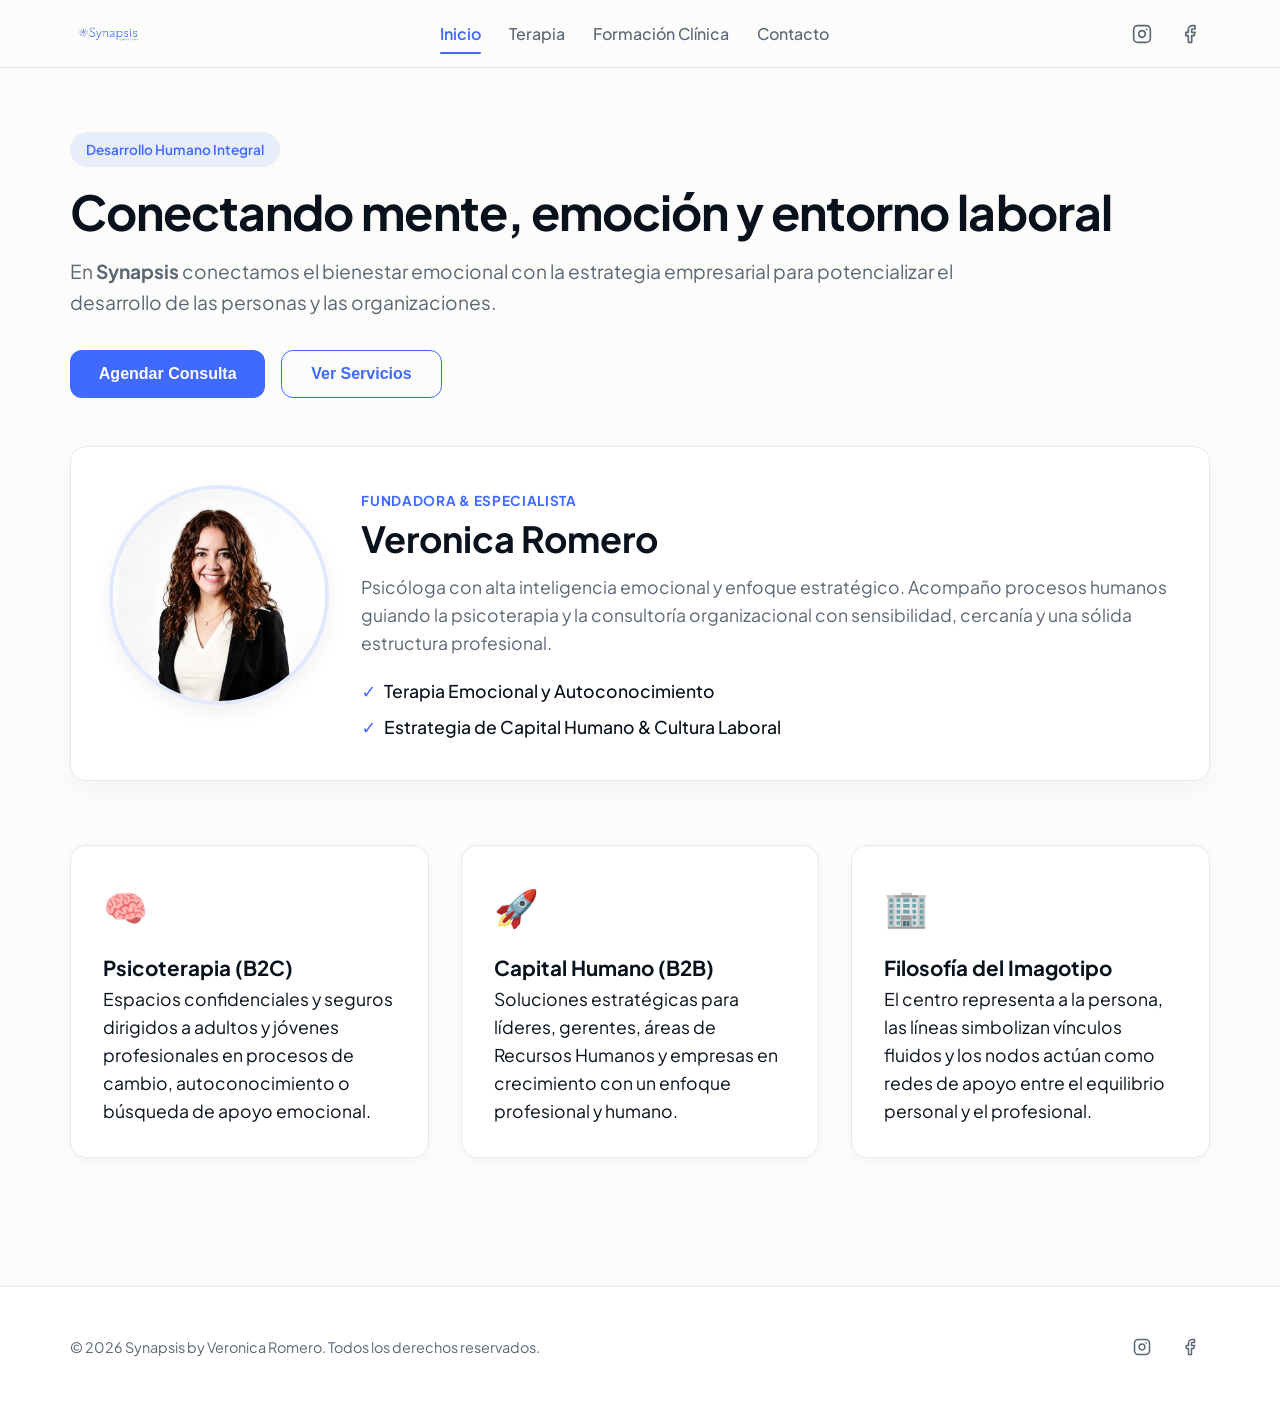
<file: docs/index.html>
<!DOCTYPE html>
<html lang="es">
<head>
  <meta charset="UTF-8">
  <meta name="viewport" content="width=device-width, initial-scale=1.0">
  <title>Synapsis by Veronica Romero | Psicología & Desarrollo Integral</title>
  <link rel="stylesheet" href="./css/styles.css">
  <link rel="preconnect" href="https://fonts.googleapis.com">
  <link rel="preconnect" href="https://fonts.gstatic.com" crossorigin>
  <link href="https://fonts.googleapis.com/css2?family=Plus+Jakarta+Sans:ital,wght@0,300;0,400;0,500;0,600;0,700;1,400&display=swap" rel="stylesheet">
</head>
<body>

  <!-- Header & Navigation -->
  <header class="navbar">
    <div class="container nav-container">
      <a href="#inicio" class="logo" data-page="inicio">
        <img src="./Synapsis Logo.png" alt="Synapsis by Veronica Romero" class="logo-img">
      </a>

      <button class="menu-toggle" id="menuToggle" aria-label="Abrir Menú" aria-expanded="false">
        <span></span>
        <span></span>
        <span></span>
      </button>

      <nav class="nav-menu" id="navMenu">
        <a href="#inicio" class="nav-link active" data-page="inicio">Inicio</a>
        <a href="#terapia" class="nav-link" data-page="terapia">Terapia</a>
        <a href="#formacion-clinica" class="nav-link" data-page="formacion-clinica">Formación Clínica</a>
        <a href="#contacto" class="nav-link" data-page="contacto">Contacto</a>
      </nav>

      <div class="social-links">
        <a href="https://instagram.com" target="_blank" rel="noopener" aria-label="Instagram">
          <svg viewBox="0 0 24 24" width="20" height="20" stroke="currentColor" stroke-width="2" fill="none" stroke-linecap="round" stroke-linejoin="round"><rect x="2" y="2" width="20" height="20" rx="5" ry="5"></rect><path d="M16 11.37A4 4 0 1 1 12.63 8 4 4 0 0 1 16 11.37z"></path><line x1="17.5" y1="6.5" x2="17.51" y2="6.5"></line></svg>
        </a>
        <a href="https://facebook.com" target="_blank" rel="noopener" aria-label="Facebook">
          <svg viewBox="0 0 24 24" width="20" height="20" stroke="currentColor" stroke-width="2" fill="none" stroke-linecap="round" stroke-linejoin="round"><path d="M18 2h-3a5 5 0 0 0-5 5v3H7v4h3v8h4v-8h3l1-4h-4V7a1 1 0 0 1 1-1h3z"></path></svg>
        </a>
      </div>
    </div>
  </header>

  <main class="content-wrapper">

    <!-- HOME / INICIO -->
    <section id="inicio" class="page-section active">
      <div class="hero">
        <div class="container hero-content">
          <span class="badge">Desarrollo Humano Integral</span>
          <h1>Conectando mente, emoción y entorno laboral</h1>
          <p class="hero-subtext">
            En <strong>Synapsis</strong> conectamos el bienestar emocional con la estrategia empresarial para potencializar el desarrollo de las personas y las organizaciones.
          </p>
          <div class="hero-actions">
            <button class="btn btn-primary nav-trigger" data-page="contacto">Agendar Consulta</button>
            <button class="btn btn-secondary nav-trigger" data-page="terapia">Ver Servicios</button>
          </div>
        </div>
      </div>

      <!-- PROFILE CARD SECTION -->
      <div class="container profile-section">
        <div class="profile-card">
          <div class="profile-img-container">
            <img src="./IMG_4152.jpg" alt="Veronica Romero - Founder & Psychologist" class="profile-img">
          </div>
          <div class="profile-info">
            <span class="profile-title">Fundadora & Especialista</span>
            <h2>Veronica Romero</h2>
            <p class="profile-bio">
              Psicóloga con alta inteligencia emocional y enfoque estratégico. Acompaño procesos humanos guiando la psicoterapia y la consultoría organizacional con sensibilidad, cercanía y una sólida estructura profesional.
            </p>
            <ul class="profile-highlights">
              <li><span class="check-icon">✓</span> Terapia Emocional y Autoconocimiento</li>
              <li><span class="check-icon">✓</span> Estrategia de Capital Humano & Cultura Laboral</li>
            </ul>
          </div>
        </div>
      </div>

      <div class="container feature-grid">
        <div class="card">
          <div class="card-icon">🧠</div>
          <h3>Psicoterapia (B2C)</h3>
          <p>Espacios confidenciales y seguros dirigidos a adultos y jóvenes profesionales en procesos de cambio, autoconocimiento o búsqueda de apoyo emocional.</p>
        </div>
        <div class="card">
          <div class="card-icon">🚀</div>
          <h3>Capital Humano (B2B)</h3>
          <p>Soluciones estratégicas para líderes, gerentes, áreas de Recursos Humanos y empresas en crecimiento con un enfoque profesional y humano.</p>
        </div>
        <div class="card">
          <div class="card-icon">🏢</div>
          <h3>Filosofía del Imagotipo</h3>
          <p>El centro representa a la persona, las líneas simbolizan vínculos fluidos y los nodos actúan como redes de apoyo entre el equilibrio personal y el profesional.</p>
        </div>
      </div>
    </section>

    <!-- TERAPIA -->
    <section id="terapia" class="page-section">
      <div class="container">
        <div class="section-header">
          <span class="badge">Psicoterapia (B2C)</span>
          <h2>Procesos de Autoconocimiento y Salud Emocional</h2>
          <p>Espacios confidenciales y seguros con un tono cercano, cálido, empático y sereno.</p>
        </div>

        <div class="services-list">
          <article class="service-card">
            <h3>Servicios Integrados B2C</h3>
            <p>Acompañamiento centrado en el desarrollo integral de las personas en procesos de cambio o autoconocimiento.</p>
            <ul>
              <li>Terapia Emocional para comprender y gestionar emociones.</li>
              <li>Acompañamiento Psicológico guiado para el crecimiento personal.</li>
              <li>Procesos de Autoconocimiento para alcanzar el equilibrio.</li>
            </ul>
          </article>

          <article class="service-card">
            <h3>Propósito y Enfoque de Comunicación</h3>
            <p>Conectar a las personas con su bienestar emocional y su potencial profesional.</p>
            <ul>
              <li>Enfoque centrado en procesos, desarrollo y crecimiento sostenible.</li>
              <li>Vocabulario clave: Conexión, equilibrio, salud emocional y bienestar.</li>
              <li>Ambiente sereno y seguro orientado a la resiliencia y el acompañamiento.</li>
            </ul>
          </article>
        </div>
      </div>
    </section>

    <!-- FORMACIÓN CLÍNICA -->
    <section id="formacion-clinica" class="page-section">
      <div class="container">
        <div class="section-header">
          <span class="badge">Capital Humano (B2B)</span>
          <h2>Soluciones Estratégicas Organizacionales</h2>
          <p>Intervenciones profesionales y humanas para estructurar y potenciar equipos de trabajo.</p>
        </div>

        <div class="grid-2">
          <div class="info-box">
            <h3>Servicios Integrados B2B</h3>
            <p>Dirigido a líderes, gerentes, áreas de Recursos Humanos y empresas en crecimiento.</p>
            <ul class="check-list">
              <li>Reclutamiento y Selección para la atracción de talento alineado a la cultura.</li>
              <li>Evaluaciones Psicométricas con análisis profundo y técnico.</li>
              <li>Capacitación y Desarrollo para fortalecer competencias y equipos.</li>
              <li>Clima Laboral y Acompañamiento Organizacional para entornos saludables.</li>
            </ul>
          </div>

          <div class="info-box">
            <h3>Misión, Visión y Valores</h3>
            <p>Impulsamos el desarrollo integral y el crecimiento sostenible de individuos y organizaciones.</p>
            <ul class="check-list">
              <li>Misión: Brindar servicios que impulsen el desarrollo integral y el crecimiento sostenible.</li>
              <li>Visión: Ser referente en desarrollo humano uniendo el bienestar emocional con la estrategia empresarial.</li>
              <li>Comunicación estratégica, clara y profundamente humana.</li>
            </ul>
          </div>
        </div>
      </div>
    </section>

    <!-- CONTACTO -->
    <section id="contacto" class="page-section">
      <div class="container">
        <div class="section-header">
          <span class="badge">Contacto</span>
          <h2>Comienza tu Proceso en Synapsis</h2>
          <p>Escríbenos para agendar una sesión inicial o solicitar una propuesta organizativa.</p>
        </div>

        <div class="contact-grid">
          <form class="contact-form" id="contactForm">
            <div class="form-group">
              <label for="name">Nombre Completo</label>
              <input type="text" id="name" required placeholder="Tu nombre">
            </div>
            <div class="form-group">
              <label for="email">Correo Electrónico</label>
              <input type="email" id="email" required placeholder="tu@email.com">
            </div>
            <div class="form-group">
              <label for="service">Servicio de Interés</label>
              <select id="service">
                <option value="terapia-emocional">Terapia Emocional / Psicoterapia (B2C)</option>
                <option value="acompanamiento-psicologico">Acompañamiento Psicológico</option>
                <option value="capital-humano">Capital Humano & Servicios B2B</option>
                <option value="capacitacion-desarrollo">Capacitación y Desarrollo</option>
              </select>
            </div>
            <div class="form-group">
              <label for="message">Mensaje</label>
              <textarea id="message" rows="4" required placeholder="¿En qué podemos ayudarte?"></textarea>
            </div>
            <button type="submit" class="btn btn-primary full-width">Enviar Mensaje</button>
            <div class="form-feedback" id="formFeedback"></div>
          </form>

          <div class="contact-info">
            <div class="info-card">
              <h4>Consultorio Presencial</h4>
              <p>Av. Principal #450, Piso 3<br>Zona Saludable</p>
            </div>
            <div class="info-card">
              <h4>Contacto Directo</h4>
              <p>Email: contacto@synapsis.com<br>Tel: +52 (55) 0000-0000</p>
            </div>
            <div class="info-card">
              <h4>Síguenos en Redes</h4>
              <div class="social-links-inline">
                <a href="https://instagram.com" target="_blank" rel="noopener">Instagram</a>
                <a href="https://facebook.com" target="_blank" rel="noopener">Facebook</a>
              </div>
            </div>
          </div>
        </div>
      </div>
    </section>

  </main>

  <!-- Footer -->
  <footer class="footer">
    <div class="container footer-content">
      <p>&copy; 2026 Synapsis by Veronica Romero. Todos los derechos reservados.</p>
      <div class="social-links">
        <a href="https://instagram.com" target="_blank" rel="noopener" aria-label="Instagram">
          <svg viewBox="0 0 24 24" width="18" height="18" stroke="currentColor" stroke-width="2" fill="none" stroke-linecap="round" stroke-linejoin="round"><rect x="2" y="2" width="20" height="20" rx="5" ry="5"></rect><path d="M16 11.37A4 4 0 1 1 12.63 8 4 4 0 0 1 16 11.37z"></path><line x1="17.5" y1="6.5" x2="17.51" y2="6.5"></line></svg>
        </a>
        <a href="https://facebook.com" target="_blank" rel="noopener" aria-label="Facebook">
          <svg viewBox="0 0 24 24" width="18" height="18" stroke="currentColor" stroke-width="2" fill="none" stroke-linecap="round" stroke-linejoin="round"><path d="M18 2h-3a5 5 0 0 0-5 5v3H7v4h3v8h4v-8h3l1-4h-4V7a1 1 0 0 1 1-1h3z"></path></svg>
        </a>
      </div>
    </div>
  </footer>

  <script src="./js/script.js"></script>
</body>
</html>
</file>
<file: docs/css/styles.css>
:root {
  /* Brand Palette from Identity Manual & Logo */
  --color-primary: #4069FF;        /* Light Royal Blue */
  --color-primary-hover: #2B50E0;
  --color-secondary: #8FA8FF;      /* Azul Sereno */
  --color-accent: #FF5B6D;         /* Coral Humano */
  --bg-main: #FCFCFA;             /* Blanco Marfil Suave */
  --bg-surface: #FFFFFF;
  --text-dark: #08111C;           /* Navy Profundo */
  --text-muted: #5C6775;
  --border-light: #E6E8EC;
  
  --radius-sm: 8px;
  --radius-md: 12px;
  --radius-lg: 16px;
  --transition: all 0.3s cubic-bezier(0.4, 0, 0.2, 1);

  /* Fluid Typography & Spacing */
  --space-sm: clamp(0.75rem, 2vw, 1rem);
  --space-md: clamp(1.25rem, 3vw, 2rem);
  --space-lg: clamp(2rem, 5vw, 4rem);
  --font-h1: clamp(1.85rem, 4vw + 1rem, 3rem);
  --font-h2: clamp(1.5rem, 3vw + 0.5rem, 2.25rem);
  --font-body: clamp(0.95rem, 1vw + 0.5rem, 1.1rem);
}

* {
  box-sizing: border-box;
  margin: 0;
  padding: 0;
}

html {
  scroll-behavior: smooth;
  -webkit-text-size-adjust: 100%;
}

body {
  font-family: 'Plus Jakarta Sans', system-ui, -apple-system, sans-serif;
  background-color: var(--bg-main);
  color: var(--text-dark);
  font-size: var(--font-body);
  line-height: 1.6;
  overflow-x: hidden;
}

.container {
  width: min(90%, 1140px);
  margin-inline: auto;
}

/* Navbar & Brand Header */
.navbar {
  position: sticky;
  top: 0;
  background-color: rgba(252, 252, 250, 0.94);
  backdrop-filter: blur(12px);
  -webkit-backdrop-filter: blur(12px);
  border-bottom: 1px solid var(--border-light);
  z-index: 1000;
  padding: 0.85rem 0;
}

.nav-container {
  display: flex;
  align-items: center;
  justify-content: space-between;
  gap: 1rem;
}

.logo {
  display: flex;
  align-items: center;
  text-decoration: none;
}

.logo-img {
  height: 40px;
  width: auto;
  object-fit: contain;
  transition: var(--transition);
}

.logo-img:hover {
  opacity: 0.9;
}

.nav-menu {
  display: flex;
  gap: 1.75rem;
}

.nav-link {
  text-decoration: none;
  color: var(--text-muted);
  font-weight: 500;
  font-size: 1rem;
  padding: 0.25rem 0;
  transition: var(--transition);
  position: relative;
}

.nav-link:hover,
.nav-link.active {
  color: var(--color-primary);
  font-weight: 600;
}

.nav-link.active::after {
  content: '';
  position: absolute;
  bottom: -4px;
  left: 0;
  width: 100%;
  height: 2px;
  background-color: var(--color-primary);
  border-radius: 2px;
}

.social-links {
  display: flex;
  align-items: center;
  gap: 0.5rem;
}

.social-links a {
  display: inline-flex;
  align-items: center;
  justify-content: center;
  min-width: 40px;
  min-height: 40px;
  color: var(--text-muted);
  border-radius: 50%;
  transition: var(--transition);
}

.social-links a:hover {
  color: var(--color-primary);
  background-color: rgba(64, 105, 255, 0.08);
}

/* Mobile Hamburger Toggle */
.menu-toggle {
  display: none;
  flex-direction: column;
  justify-content: center;
  gap: 5px;
  min-width: 44px;
  min-height: 44px;
  background: none;
  border: none;
  cursor: pointer;
  padding: 8px;
  border-radius: var(--radius-sm);
  z-index: 1001;
  margin-left: auto; /* Pushes the menu toggle to the far right */
}

.menu-toggle span {
  width: 22px;
  height: 2px;
  background-color: var(--text-dark);
  transition: var(--transition);
}

.menu-toggle.open span:nth-child(1) {
  transform: translateY(7px) rotate(45deg);
}

.menu-toggle.open span:nth-child(2) {
  opacity: 0;
}

.menu-toggle.open span:nth-child(3) {
  transform: translateY(-7px) rotate(-45deg);
}

/* Single Page Sections Switch */
.page-section {
  display: none;
  padding: var(--space-lg) 0;
  animation: fadeIn 0.4s cubic-bezier(0.4, 0, 0.2, 1) forwards;
}

.page-section.active {
  display: block;
}

@keyframes fadeIn {
  from { opacity: 0; transform: translateY(12px); }
  to { opacity: 1; transform: translateY(0); }
}

/* Hero & Badges */
.badge {
  display: inline-block;
  background-color: rgba(64, 105, 255, 0.1);
  color: var(--color-primary);
  font-size: 0.85rem;
  font-weight: 600;
  padding: 0.4rem 1rem;
  border-radius: 20px;
  margin-bottom: 1rem;
}

h1 {
  font-size: var(--font-h1);
  line-height: 1.2;
  margin-bottom: 1rem;
  color: var(--text-dark);
  letter-spacing: -0.02em;
}

h2 {
  font-size: var(--font-h2);
  line-height: 1.25;
  margin-bottom: 0.5rem;
  color: var(--text-dark);
}

.hero-subtext {
  font-size: clamp(1rem, 1.5vw, 1.2rem);
  color: var(--text-muted);
  max-width: 65ch;
  margin-bottom: 2rem;
}

.hero-actions {
  display: flex;
  gap: 1rem;
  flex-wrap: wrap;
}

/* Action Buttons */
.btn {
  display: inline-flex;
  align-items: center;
  justify-content: center;
  min-height: 48px;
  padding: 0.8rem 1.8rem;
  border-radius: var(--radius-md);
  font-weight: 600;
  font-size: 1rem;
  cursor: pointer;
  border: none;
  transition: var(--transition);
  text-decoration: none;
}

.btn-primary {
  background-color: var(--color-primary);
  color: #FFFFFF;
}

.btn-primary:hover {
  background-color: var(--color-primary-hover);
  transform: translateY(-2px);
  box-shadow: 0 6px 16px rgba(64, 105, 255, 0.25);
}

.btn-secondary {
  background-color: transparent;
  color: var(--color-primary);
  border: 1.5px solid var(--color-primary);
}

.btn-secondary:hover {
  background-color: rgba(64, 105, 255, 0.08);
}

/* Profile Card Styling */
.profile-section {
  margin-top: 3rem;
}

.profile-card {
  background: var(--bg-surface);
  border: 1px solid var(--border-light);
  border-radius: var(--radius-lg);
  padding: clamp(1.5rem, 3vw, 2.5rem);
  display: flex;
  flex-direction: column;
  align-items: center;
  gap: 2rem;
  box-shadow: 0 8px 24px rgba(8, 17, 28, 0.04);
  transition: var(--transition);
}

.profile-card:hover {
  box-shadow: 0 12px 32px rgba(8, 17, 28, 0.07);
}

.profile-img-container {
  width: 220px;
  height: 220px;
  flex-shrink: 0;
  border-radius: 50%;
  overflow: hidden;
  border: 4px solid rgba(64, 105, 255, 0.15);
  box-shadow: 0 8px 20px rgba(0, 0, 0, 0.06);
}

.profile-img {
  width: 100%;
  height: 100%;
  object-fit: cover;
  object-position: top center;
}

.profile-info {
  flex: 1;
}

.profile-title {
  display: inline-block;
  font-size: 0.85rem;
  font-weight: 700;
  color: var(--color-primary);
  text-transform: uppercase;
  letter-spacing: 0.05em;
  margin-bottom: 0.25rem;
}

.profile-info h2 {
  margin-bottom: 0.75rem;
}

.profile-bio {
  color: var(--text-muted);
  margin-bottom: 1.25rem;
  line-height: 1.6;
}

.profile-highlights {
  list-style: none;
  display: flex;
  flex-direction: column;
  gap: 0.5rem;
}

.profile-highlights li {
  display: flex;
  align-items: center;
  gap: 0.5rem;
  font-weight: 500;
  color: var(--text-dark);
}

.check-icon {
  color: var(--color-primary);
  font-weight: 700;
}

/* Component Grids & Cards */
.feature-grid, .grid-2 {
  display: grid;
  grid-template-columns: repeat(auto-fit, minmax(280px, 1fr));
  gap: var(--space-md);
  margin-top: var(--space-lg);
}

.card, .info-box, .service-card {
  background-color: var(--bg-surface);
  border: 1px solid var(--border-light);
  border-radius: var(--radius-lg);
  padding: clamp(1.25rem, 3vw, 2rem);
  transition: var(--transition);
  box-shadow: 0 4px 12px rgba(8, 17, 28, 0.03);
}

.card:hover, .service-card:hover {
  box-shadow: 0 12px 24px rgba(8, 17, 28, 0.06);
  transform: translateY(-2px);
}

.card-icon {
  font-size: 2.25rem;
  margin-bottom: 1rem;
}

.services-list {
  display: flex;
  flex-direction: column;
  gap: 1.5rem;
  margin-top: 2rem;
}

.service-card ul, .check-list {
  margin-top: 1rem;
  padding-left: 1.25rem;
  color: var(--text-muted);
}

.service-card li, .check-list li {
  margin-bottom: 0.5rem;
}

/* Contact Grid & Form UI */
.contact-grid {
  display: grid;
  grid-template-columns: 1fr;
  gap: var(--space-md);
  margin-top: 2rem;
}

.contact-form {
  background: var(--bg-surface);
  padding: clamp(1.25rem, 3vw, 2.25rem);
  border-radius: var(--radius-lg);
  border: 1px solid var(--border-light);
  box-shadow: 0 4px 12px rgba(8, 17, 28, 0.03);
}

.form-group {
  margin-bottom: 1.25rem;
}

.form-group label {
  display: block;
  font-size: 0.9rem;
  font-weight: 600;
  margin-bottom: 0.4rem;
}

.form-group input,
.form-group select,
.form-group textarea {
  width: 100%;
  padding: 0.85rem 1rem;
  border: 1px solid var(--border-light);
  border-radius: var(--radius-sm);
  font-family: inherit;
  font-size: 16px;
  background-color: var(--bg-main);
  transition: var(--transition);
}

.form-group input:focus,
.form-group select:focus,
.form-group textarea:focus {
  outline: none;
  border-color: var(--color-primary);
  background-color: #FFFFFF;
  box-shadow: 0 0 0 3px rgba(64, 105, 255, 0.15);
}

.full-width {
  width: 100%;
}

.form-feedback {
  margin-top: 1rem;
  font-size: 0.95rem;
  font-weight: 500;
}

.info-card {
  background-color: var(--bg-surface);
  padding: 1.5rem;
  border-radius: var(--radius-md);
  border: 1px solid var(--border-light);
  margin-bottom: 1.25rem;
}

.info-card h4 {
  color: var(--color-primary);
  margin-bottom: 0.5rem;
}

.social-links-inline {
  display: flex;
  gap: 1.25rem;
  margin-top: 0.5rem;
}

.social-links-inline a {
  color: var(--color-primary);
  text-decoration: none;
  font-weight: 600;
}

/* Footer */
.footer {
  border-top: 1px solid var(--border-light);
  padding: 2.5rem 0;
  margin-top: var(--space-lg);
  background-color: var(--bg-surface);
}

.footer-content {
  display: flex;
  flex-direction: column;
  align-items: center;
  gap: 1.25rem;
  text-align: center;
  font-size: 0.9rem;
  color: var(--text-muted);
}

/* Responsive Media Queries */
@media (min-width: 768px) {
  .profile-card {
    flex-direction: row;
    align-items: flex-start;
  }
}

@media (max-width: 899px) {
  .menu-toggle {
    display: flex;
  }

  /* Hide header social icons on mobile viewports so button goes all the way right */
  .nav-container .social-links {
    display: none;
  }

  .nav-menu {
    position: fixed;
    top: 0;
    right: -100%;
    width: 80%;
    max-width: 320px;
    height: 100vh;
    background-color: var(--bg-surface);
    box-shadow: -10px 0 30px rgba(0, 0, 0, 0.08);
    flex-direction: column;
    padding: 5rem 2rem 2rem;
    gap: 1.25rem;
    transition: right 0.35s cubic-bezier(0.4, 0, 0.2, 1);
  }

  .nav-menu.open {
    right: 0;
  }
}

@media (min-width: 900px) {
  .contact-grid {
    grid-template-columns: 3fr 2fr;
  }

  .footer-content {
    flex-direction: row;
    justify-content: space-between;
    text-align: left;
  }
}
</file>
